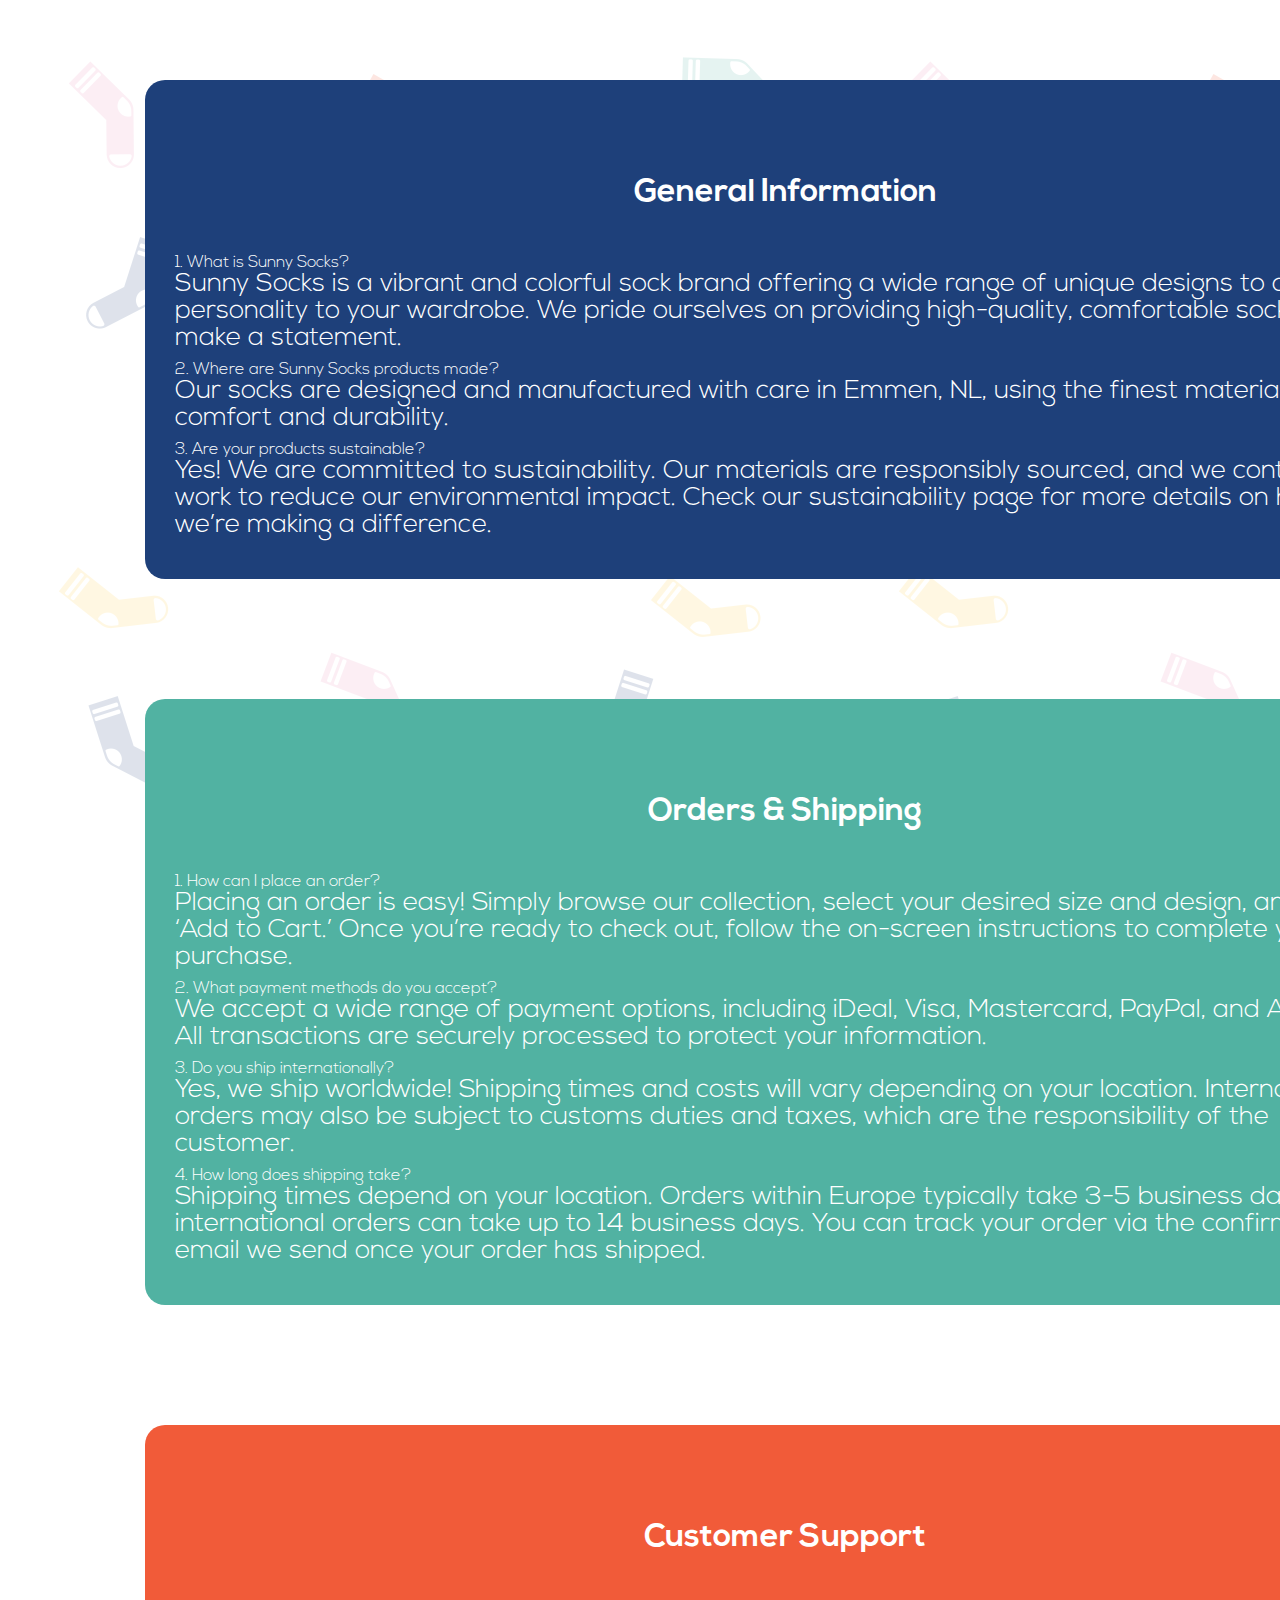
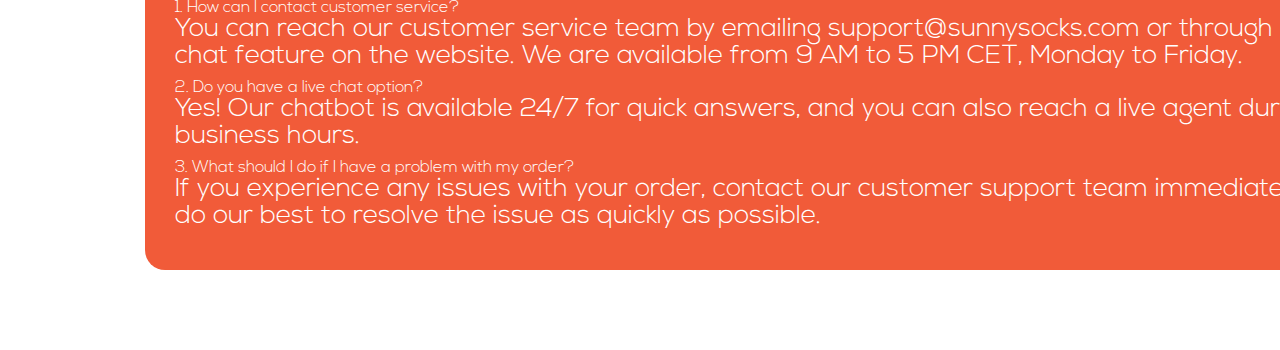
<file: pages/faq.html>
<!DOCTYPE html>
<html lang="en">

<head>
    <meta charset="UTF-8">
    <meta name="viewport" content="width=device-width, initial-scale=1.0">
    <title>Document</title>
    <link rel="stylesheet" href="../styles/styles.css">
</head>

<body id="faq">
    <div class="general-information">
        <div class="text-area"> 
            <h2 class="faq-subtitle"> General Information</h2>
            <div>  
                <div class="question"> 1. What is Sunny Socks? </div>
                <p class="answer">Sunny Socks is a vibrant and colorful sock brand offering a wide range of unique designs to add personality to your wardrobe. We pride ourselves on providing high-quality, comfortable socks that make a statement.</p>
                <div class="question"> 2. Where are Sunny Socks products made? </div>
                <p class="answer">Our socks are designed and manufactured with care in Emmen, NL, using the finest materials for comfort and durability.</p>
                <div class="question"> 3. Are your products sustainable? </div>
                <p class="answer">Yes! We are committed to sustainability. Our materials are responsibly sourced, and we continually work to reduce our environmental impact. Check our sustainability page for more details on how we’re making a difference.</p>
            </div>
        </div>
    </div>
    <div class="orders-shipping">
        <div class="text-area"> 
            <h2 class="faq-subtitle"> Orders & Shipping </h2>
            <div> 
                <div class="question"> 1. How can I place an order? </div>
                <p class="answer">Placing an order is easy! Simply browse our collection, select your desired size and design, and click ‘Add to Cart.’ Once you’re ready to check out, follow the on-screen instructions to complete your purchase.</p>
                <div class="question"> 2. What payment methods do you accept?</div>
                <p class="answer">We accept a wide range of payment options, including iDeal, Visa, Mastercard, PayPal, and Apple Pay. All transactions are securely processed to protect your information.</p>
                <div class="question"> 3. Do you ship internationally?</div>
                <p class="answer">Yes, we ship worldwide! Shipping times and costs will vary depending on your location. International orders may also be subject to customs duties and taxes, which are the responsibility of the customer.</p>
                <div class="question"> 4. How long does shipping take?</div>
                <p class="answer">Shipping times depend on your location. Orders within Europe typically take 3-5 business days, while international orders can take up to 14 business days. You can track your order via the confirmation email we send once your order has shipped.</p>
            </div>
        </div>
    </div>
    <div class="customer-support">
        <div class="text-area"> 
            <h2 class="faq-subtitle"> Customer Support </h2>
            <div> 	
                <div class="question">1. How can I contact customer service?</div>
                <p class="answer">You can reach our customer service team by emailing support@sunnysocks.com or through our live chat feature on the website. We are available from 9 AM to 5 PM CET, Monday to Friday.</p>
                <div class="question"> 2. Do you have a live chat option? </div>
                <p class="answer">Yes! Our chatbot is available 24/7 for quick answers, and you can also reach a live agent during business hours.</p>
                <div class="question">3. What should I do if I have a problem with my order?</div>
                <p class="answer">If you experience any issues with your order, contact our customer support team immediately. We’ll do our best to resolve the issue as quickly as possible.</p>
            </div>
        </div>
    </div>
</body>
</html>
</file>
<file: styles/styles.css>
:root {
  --color-blue: #1e407a;
  --color-green: #51b2a2;
  --color-green-transparent: rgba(81, 178, 162, 0.75);
  --color-pink: #e990b9;
  --color-orange: #f15b39;
  --color-yellow: #fecd3e;
  --color-white: #ffffff;
  --color-black: #000000;
  --color-light-grey: #b9b8b8;
  --color-purple: #6c249d;
  --text-color: #333;
  --border-color: #dcdcdc;
}

@font-face {
  font-family: "Nexa";
  src: url("../assets/fonts/Nexa_Light.otf") format("opentype");
  font-weight: 300;
  font-style: normal;
}

@font-face {
  font-family: "Nexa";
  src: url("../assets/fonts/Nexa_Bold.otf") format("opentype");
  font-weight: 700;
  font-style: normal;
}

/* Body background only works on chrome */
body {
  font-family: "Nexa", sans-serif;
  background-color: rgba(255, 255, 255, 0.85);
  background-image: url(../assets/images/sunny_illustrations/png/background-socks.png);
  background-blend-mode: overlay;
  background-attachment: fixed;
  background-repeat: repeat;
  background-size: auto;
  margin: 0;
  padding: 0;
  width: 100vw;
  max-width: 100%;
  min-height: 100vh;
}

/* Product Page */
#productPage {
  margin: 0 auto;
  max-width: 1800px;
  width: 100%;
  height: 100%;
}

#mainProductView {
  margin: 50px 100px;
  display: flex;
  flex-direction: row;
  justify-content: center;
}

.productPageBreak {
  width: 100%;
  border: 1px solid rgba(155, 155, 155, 0.33);
  border-radius: 20px;
}

.productPreviewImages {
  display: flex;
  flex-direction: column-reverse;
  align-items: center;
}

.productPreviewImages > img {
  background-color: #ffffff;
  width: 80px;
  height: 100px;
  object-fit: contain;
  padding: 0 5px;
  margin: 5px 5px 0 0;
  border: 2px solid gray;
  border-radius: 20px;
  cursor: pointer;
}

.productPreviewImages > img.selected {
  border-color: var(--color-green);
}

.mainProductImage {
  margin-left: 10px;
  width: 100%;
  max-width: 500px;
  aspect-ratio: 4 / 5;
  border: 2px solid gray;
  border-radius: 20px;
  padding: 10px;
  box-sizing: border-box;
  display: flex;
  justify-content: center;
  align-items: center;
  background-color: #ffffff;
}

.mainProductImage > img {
  width: 100%;
  height: 100%;
  object-fit: contain;
  display: block;
}

.productInfo {
  display: flex;
  flex-direction: column;
  margin: auto 0 auto 25px;
  max-width: 400px;
}

.productInfo > h2 {
  font-weight: 700;
  font-size: 40px;
}

.productInfo * {
  margin: 10px 0 0;
}

.mainProductPrices {
  display: flex;
  flex-direction: row;
  font-weight: 700;
  font-size: 28px;
}

.mainProductPrices .originalPrice {
  margin-left: 5px;
  color: gray;
  text-decoration: line-through;
}

.discount-bubble {
  margin-left: 10px;
  background-color: #7ad4a5;
  color: white;
  border-radius: 20px;
  padding: 5px 10px;
  font-size: 16px;
  font-weight: bold;
}

.mainProductDescription {
  font-size: 16px;
  font-weight: 600;
}

.productColors > p {
  font-weight: 700;
  color: gray;
}

.selectColors {
  display: flex;
  align-items: center;
  margin: 0 0 10px;
}

.colorOption {
  width: 50px;
  height: 50px;
  display: flex;
  justify-content: center;
  align-items: center;
  cursor: pointer;
  position: relative;
}

.colorOption .checkmark {
  width: 14px;
  height: 14px;
  position: absolute;
  top: 50%;
  left: 50%;
  transform: translate(-50%, -50%);
  display: none;
}

.colorOption.selected .checkmark {
  display: block;
  stroke: white;
  stroke-width: 2;
  margin: 5px auto;
}

.productSizing {
  margin: 0 0 10px;
}

.productSizing p {
  font-weight: 700;
  color: gray;
}

.productSizes {
  display: flex;
  gap: 10px;
}

.sizeOption {
  border: 1px solid #ccc;
  font-weight: 700;
  padding: 10px 20px;
  border-radius: 20px;
  cursor: pointer;
  text-align: center;
  transition: border-color 0.3s ease, color 0.3s ease;
}

.sizeOption.selected {
  border-color: green;
  color: green;
}

.sizeOption:hover {
  border-color: #aaa;
}

.productAddToCart {
  display: flex;
  flex-direction: row;
  justify-content: space-between;
}

.quantitySelector {
  display: flex;
  justify-content: center;
  align-items: center;
  margin-bottom: 20px;
  background-color: #f0f0f0;
  border: 1px solid #ccc;
  border-radius: 20px;
  height: 40px;
  width: 150px;
}

.quantitySelector > * {
  margin: auto;
}

.quantityBtn {
  border: none;
  border-radius: 50%;
  width: 30px;
  height: 30px;
  display: flex;
  align-items: center;
  justify-content: center;
  font-size: 18px;
  cursor: pointer;
}

.quantityBtn:hover {
  background-color: #ddd;
}

#quantityDisplay {
  font-size: 18px;
  font-weight: bold;
}

.addToCartBtn {
  background-color: #00a86b;
  color: white;
  border: none;
  font-weight: 700;
  border-radius: 25px;
  cursor: pointer;
  transition: background-color 0.3s ease;
  display: flex;
  align-items: center;
  justify-content: center;
  height: 42px;
  width: 225px;
}

.addToCartBtn:disabled {
  background-color: #ccc;
  cursor: not-allowed;
}

.addToCartBtn:hover:not(:disabled) {
  background-color: #008b55;
}

.productPageRecommended {
  display: flex;
  flex-direction: column;
  justify-content: center;
  align-items: center;
  background-color: var(--color-green-transparent);
  margin: 200px 300px;
  border: 1px solid none;
  border-radius: 20px;
  padding: 25px 0;
}

.productPageRecommended h3 {
  font-size: 24px;
}

.productPageRecommended a {
  text-decoration: none;
  color: #333;
}

.ppCarousel {
  width: 100%;
  display: flex;
  flex-direction: row;
  justify-content: space-evenly;
}

.ppCarouselItem img {
  height: 250px;
  padding: 0 40px;
  background-color: white;
  border: 1px solid none;
  border-radius: 20px;
}

.ppCarouselItem h4 {
  margin: 15px 0 5px;
}

.ppCarouselItemPricing {
  display: flex;
  gap: 10px;
}

.ppCarouselItemPricing > p {
  margin: 0 0 20px;
  font-weight: 700;
}

.ppCarouselItemPricing .originalPrice {
  text-decoration: line-through;
}

.ppReviewSection {
  display: flex;
  flex-direction: column;
  justify-content: center;
  align-items: center;
  margin: 200px 300px;
  border: 1px solid none;
  border-radius: 20px;
  padding: 25px 0;
}

.ppReviewTopInfo {
  width: 100%;
  display: flex;
  justify-content: space-between;
}

.ppReviewButtons {
  display: flex;
  gap: 25px;
}

.ppSortReviews {
  height: 45px;
  display: flex;
  justify-content: space-between;
  align-items: center;
  background-color: #f5f5f5;
  padding: 0 10px;
  border: 1px solid none;
  border-radius: 20px;
  gap: 5px;
}

.ppSortReviews img {
  height: 16px;
}

.ppSortReviews:hover {
  cursor: pointer;
}

.ppReviewTopInfo {
  font-weight: 700;
}

.ppWriteReview {
  height: 45px;
  display: flex;
  justify-content: center;
  align-items: center;
  background-color: var(--color-green);
  color: white;
  padding: 0 10px;
  border: 1px solid none;
  border-radius: 20px;
}

.ppWriteReview:hover {
  cursor: pointer;
}

.ppReviews {
  width: 100%;
  display: grid;
  grid-template-columns: 1fr 1fr;
  grid-template-rows: 1fr 1fr;
}

.ppReviewItem {
  display: flex;
  flex-direction: column;
  padding: 25px;
  background-color: var(--color-green);
  border: 1px solid none;
  border-radius: 20px;
}

.ppReviewItem h3 {
  margin: 10px 0 0;
}

.ppReviewDesc {
  margin: 10px 0;
  height: 75px;
  font-weight: 700;
  color: #444;
}

.ppReviewLeft {
  margin: 25px 50px 25px 0;
}

.ppReviewRight {
  margin: 25px 0 25px 50px;
}

.ppVerifiedReview {
  color: #2a695e;
  font-weight: 700;
}

/* FAQ and About Us Styling */

#faq,
#aboutus {
  display: flex;
  flex-direction: column;
  justify-content: center;
  gap: 120px;
  color: white;
}

#faq {
  padding: 80px 145px;
}

#aboutus {
  padding: 80px 225px;
}

#aboutus > div,
#faq > div {
  margin: 0 auto;
}

#faq h2 {
  text-align: center;
  padding: 20px;
  font-size: 32px;
  font-weight: bold;
}

#faq h4 {
  font-size: 28px;
  margin: 0;
}

#faq p {
  font-size: 26px;
  margin: 0 0 10px 0;
}

#aboutus h2 {
  font-size: 44px;
}

#aboutus p {
  font-size: 29px;
}

#aboutus img {
  width: 40%;
  border-radius: 40px;
}

.general-information,
.orders-shipping,
.customer-support {
  border-radius: 20px;
  padding: 50px 30px 30px 30px;
}

.general-information {
  background-color: var(--color-blue);
}

.orders-shipping {
  background-color: var(--color-green);
}

.customer-support {
  background-color: var(--color-orange);
}

.about-us,
.our-socks,
.meet-the-team,
.our-philosophy {
  display: flex;
  flex-direction: row;
  gap: 80px;
  padding: 20px 60px;
  border-radius: 20px;
}

.about-us {
  background-color: var(--color-orange);
}

.our-socks {
  background-color: var(--color-green);
}

.meet-the-team {
  background-color: var(--color-pink);
}

.our-philosophy {
  background-color: var(--color-blue);
}

/* Store Styling */

.sock-store__layout {
  display: grid;
  grid-template-columns: 250px 1fr;
  max-width: 1200px;
  margin: 100px auto;
  gap: 20px;
}

.sock-store__filter-panel {
  font-weight: 700;
  overflow-y: auto;
  height: 97%;

}

.sock-store__filter-panel-background {
  background-color: var(--color-blue);
  color: var(--color-white);
  padding: 20px;
  border-radius: 20px;
  min-height: min(70vh, 600px);
  max-height: min(70vh, 800px);
  font-family: "Nexa", sans-serif;
  position: sticky;
  top: 20px;
}

.filter-panel__main-title {
  font-size: 24px;
  margin-bottom: 20px;
}

.filter-panel__subtitle {
  font-size: 18px;
  margin-bottom: 10px;
}

.filter-panel__group {
  margin-bottom: 20px;
}

.filter-panel__divider {
  border-top: 1px solid var(--color-light-grey);
  margin: 20px 0;
}

.filter-panel__category-btn {
  width: 100%;
  text-align: left;
  background: none;
  border: none;
  color: var(--color-white);
  font-size: 16px;
  padding: 10px 0;
  cursor: pointer;
}

.filter-panel__category-btn::after {
  content: ">";
  float: right;
}

.filter-panel__category-btn.selected {
  text-decoration: underline;
  font-weight: bold;
}

.filter-panel__price-slider {
  width: 100%;
  margin-bottom: 10px;
}

.filter-panel__price-range {
  display: flex;
  justify-content: space-between;
  font-size: 14px;
}

.filter-panel__color-grid {
  display: grid;
  grid-template-columns: repeat(5, 1fr);
  gap: 5px;
}

.filter-panel__color-btn {
  width: 25px;
  height: 25px;
  border-radius: 50%;
  border: none;
  cursor: pointer;
}

.filter-panel__color-btn.selected {
  border: 2px solid white;
}

.filter-panel__color-btn--green {
  background-color: green;
}
.filter-panel__color-btn--yellow {
  background-color: yellow;
}
.filter-panel__color-btn--red {
  background-color: red;
}
.filter-panel__color-btn--blue {
  background-color: blue;
}
.filter-panel__color-btn--pink {
  background-color: pink;
}

.filter-panel__size-container {
  display: flex;
  gap: 10px;
}

.filter-panel__size-btn,
.filter-panel__apply-btn {
  background-color: var(--color-green);
  color: var(--color-white);
  border: none;
  border-radius: 10px;
  cursor: pointer;
}

.filter-panel__size-btn {
  padding: 5px 10px;
  border-radius: 20px;
}

.filter-panel__apply-btn {
  font-family: "Nexa", sans-serif;
  font-weight: 700;
  font-size: 16px;
  margin-top: 20px;
  padding: 10px;
  width: 100%;
}

.sock-store__product-section {
  display: flex;
  flex-direction: column;
}

.product-section__title {
  color: var(--color-blue);
  font-weight: 700;
  margin-bottom: 20px;
  font-size: 28px;
  text-align: center;
}

.product-section__grid {
  --grid-padding: 20px;
  display: grid;
  grid-template-columns: repeat(3, 1fr);
  gap: var(--grid-padding);
  overflow-y: auto;
  max-height: 90%;
  width: 95%;
}

.product-section__grid-background {
  background-color: var(--color-orange);
  border: 1px solid var(--color-black);
  border-radius: 20px;
  padding: var(--grid-padding) 0;
  max-height: 80vh;
  overflow: hidden;
  display: flex;
  justify-content: center;
  align-items: center;
}

.product-card {
  display: flex;
  flex-direction: column;
}

.product-card__image-wrapper {
  --card-size: min(15vw, 250px);
  width: var(--card-size);
  height: var(--card-size);
  background-color: var(--color-white);
  border-radius: 20px;
  padding: 10px;
  margin-bottom: 10px;
  display: flex;
  justify-content: center;
  align-items: center;
}

.product-card__image {
  max-height: var(--card-size);
  max-width: 100%;
  object-fit: contain;
}

.product-grid__title {
  font-weight: 700;
  color: var(--color-white);
  font-size: 24px;
  margin: 10px 0;
}

.product-grid__price {
  color: var(--color-white);
}

.product-grid__price--discounted {
  font-size: 18px;
  font-family: "Nexa", sans-serif;
  font-weight: 700;
}

.product-grid__price--original {
  font-size: 18px;
  text-decoration: line-through;
  margin-left: 5px;
  opacity: 0.7;
}

/* Main Page Styling */

#main-page {
  display: block;
}

#main-page * {
  margin: 0;
  font-family: "Nexa", sans-serif;
  font-weight: 700;
  color: #fff;
}

#main-page h1 {
  font-size: 10rem;
  margin: 0;
}

#main-page .heading {
  font-size: 3rem;
  color: var(--color-blue);
  margin-bottom: 10vh;
  text-align: center;
}

#main-page #name,
#main-page #email,
#main-page #message {
  width: 100%;
  padding: 1rem;
  margin-bottom: 2rem;
  background-color: var(--color-blue);
  border: 1px solid #ccc;
  border-radius: 0.5rem;
  box-sizing: border-box;
}

#main-page #message {
  resize: vertical;
}

#main-page .newsbutton,
#main-page button[type="submit"] {
  background-color: var(--color-orange);
  color: white;
  font-family: "Nexa", sans-serif;
}

#main-page .newsbutton {
  font-size: 16px;
  border: 2px solid white;
  border-radius: 50%;
  width: 25px;
  height: 25px;
}

#main-page button[type="submit"] {
  border: none;
  padding: 2vh 2vw;
  text-align: center;
  text-decoration: none;
  display: inline-block;
  border-radius: 2rem;
  cursor: pointer;
  margin: auto;
}

#main-page section {
  margin-bottom: 14vh;
}

#main-page #hero-section {
  display: flex;
  height: 90vh;
  margin-bottom: 0;
}

#main-page .hero-background {
  background-color: var(--color-blue);
  width: 50vw;
  display: flex;
  justify-content: center;
  align-items: center;
}

#main-page .hero-container {
  display: flex;
  flex-direction: column;
  align-items: center;
  justify-content: space-evenly;
  height: 70%;
  width: 70%;
}

#main-page .hero-image {
  width: 50vw;
}

#main-page .description {
  font-size: 2rem;
  text-align: center;
  margin: 0 0 4vh 0;
}

#main-page .hero-button {
  padding: 1.5vh 2vw;
  font-size: 2rem;
  border: 1.5px solid #fff;
  border-radius: 1rem;
  cursor: pointer;
  text-decoration: none;
}

#main-page #features {
  background-color: var(--color-green);
  height: 20vh;
  display: flex;
  align-items: center;
}

#main-page #features ul {
  width: 100%;
  list-style: none;
  display: flex;
  justify-content: space-around;
}

#main-page .feature-item {
  display: flex;
  flex-direction: column;
  align-items: center;
  text-align: center;
  padding: 10px;
}

#main-page .feature-item img {
  width: 50px;
  margin-bottom: 10px;
  border-radius: 0.5rem;
}

#main-page .feature-item p {
  font-size: 1.2rem;
}

#main-page #best-sellers {
  display: flex;
  flex-direction: column;
  align-items: center;
}

#main-page .carousel-wrapper {
  display: flex;
  justify-content: center;
  align-items: center;
  gap: 3rem;
}

#main-page .carousel-background {
  background-color: var(--color-blue);
  width: 80vw;
  padding-top: 8vh;
  border-radius: 4rem;
  display: flex;
  justify-content: center;
}

#main-page .carousel {
  overflow-x: auto;
  overflow-y: hidden;
  display: flex;
  gap: 3.5vw;
  width: 90%;
  height: 50vh;
  scroll-behavior: smooth;
}

.product-section__grid::-webkit-scrollbar,
.sock-store__filter-panel::-webkit-scrollbar {
  width: 7px;
}

.carousel::-webkit-scrollbar {
  height: 7px;
}

.product-section__grid::-webkit-scrollbar-thumb,
.sock-store__filter-panel::-webkit-scrollbar-thumb,
.carousel::-webkit-scrollbar-thumb {
  background-color: rgba(0, 0, 0, 0.5);
  border-radius: 1rem;
}

.product-section__grid::-webkit-scrollbar-track,
.sock-store__filter-panel::-webkit-scrollbar-track
.carousel::-webkit-scrollbar-track {
  background-color: rgba(255, 255, 255, 0.2);
  border-radius: 1rem;
}

#main-page .carousel-item {
  text-decoration: none;
}

#main-page .carousel-item img {
  width: 10vw;
  height: 37vh;
  background-color: #fff;
  padding-inline: 5vh;
  border-radius: 1rem;
}

#main-page .btns {
  background-color: var(--color-blue);
  border: none;
  padding: 1rem;
  border-radius: 2rem;
  cursor: pointer;
  font-size: 1.5rem;
  height: 14vh;
}

#main-page .btns i {
  color: var(--color-pink);
  font-family: "Font Awesome 5 Free";
}

#main-page .btns:focus {
  border-radius: 2rem;
}

#main-page .product-label {
  margin: 2vh 0 0 0;
}

#main-page .product-name {
  font-family: "Nexa", Arial, sans-serif;
}

#main-page .discount {
  text-decoration: line-through;
  margin-left: 8px;
}

#main-page #main-reviews {
  display: flex;
  flex-direction: column;
  align-items: center;
}

#main-page .carousel-review {
  background-color: var(--color-yellow);
  color: #000;
  padding: 3vh 3vw;
  flex-shrink: 0;
  width: 15vw;
  border-radius: 1.5rem;
  display: flex;
  flex-direction: column;
  justify-content: space-between;
  box-shadow: 0 4px 8px rgba(0, 0, 0, 0.2);
  margin-bottom: 5vh;
}

#main-page .user {
  display: flex;
  align-items: center;
  margin-top: 2vh;
}

#main-page .user .profile {
  width: 50px;
  height: 50px;
  border-radius: 2rem;
  background-color: #ddd;
  margin-right: 1vw;
}

#main-page .user .user-name {
  font-size: 1.2rem;
  color: var(--color-blue);
}

#main-page .main-stars {
  display: flex;
  flex-direction: column;
  gap: 5px;
}

#main-page .main-stars i {
  color: var(--color-pink);
  font-family: "Font Awesome 5 Free";
}

#main-page #color-wheel {
  display: flex;
  justify-content: center;
}

#main-page #color-wheel-background {
  background-color: var(--color-blue);
  width: 80vw;
  padding-top: 8vh;
  border-radius: 4rem;
  display: flex;
  justify-content: center;
  flex-direction: column;
}

#main-page .color-choice-title {
  text-align: center;
  position: relative;
  margin-bottom: 4vh;
}

#main-page .color-content {
  margin-bottom: 5vh;
  height: 100%;
  display: flex;
  flex-direction: column;
  justify-content: center;
  align-items: center;
}

#main-page .buy-button {
  position: absolute;
  top: 50%;
  left: 50%;
  transform: translate(-50%, -50%);
  background-color: rgba(255, 255, 255, 0.8);
  padding: 10px 20px;
  border: none;
  font-size: 1.2rem;
  color: #000;
  border-radius: 8px;
  cursor: pointer;
  opacity: 0;
  transition: opacity 0.3s ease-in-out;
  z-index: 2;
  text-decoration: none;
}

#main-page #svg-container {
  position: relative;
}

#main-page .inner-image:hover {
  box-shadow: 0 10px 30px rgba(0, 0, 0, 0.5);
}

#main-page .buy-button:hover,
#main-page .inner-image:hover ~ .buy-button {
  opacity: 1;
}

#main-page .inner-image {
  position: absolute;
  top: 50%;
  left: 50%;
  width: 65%;
  height: 65%;
  transform: translate(-50%, -50%);
  border-radius: 50%;
  object-fit: cover;
  z-index: 1;
  user-select: none;
  -webkit-user-drag: none;
  transition: box-shadow 1s ease-in-out;
}

#main-page .form-wrapper {
  background-color: var(--color-blue);
  max-width: 80vw;
  border-radius: 4rem;
  margin: auto;
  display: flex;
  justify-content: space-around;
  align-items: center;
  padding: 5vh 0;
}

#main-page .form-wrapper img {
  width: 40%;
  border-radius: 1rem;
}

#main-page .form-container {
  display: flex;
  flex-direction: column;
}

#main-page .form-container form {
  display: flex;
  flex-direction: column;
}

#main-page .form-headers {
  margin-bottom: 4vh;
}

#main-page .form-headers h3 {
  font-size: 1.5rem;
  text-align: center;
}

#main-page input:focus,
#main-page textarea:focus,
#main-page button:focus {
  outline: 2px solid var(--color-orange);
  border-radius: 0.5rem;
}

/* Profile Page Styling */

.profile-page {
  display: flex;
  justify-content: center;
  align-items: center;
  margin: 2vh 0;
}

.profile-page .container {
  background: #ffffff;
  padding: 2vh 1vw;
  border-radius: 0.5rem;
  box-shadow: 0 0.3vh 0.5vh rgba(0, 0, 0, 0.15);
  max-width: 60vw;
}

.page-title {
  text-align: center;
  color: #333;
  margin-bottom: 1vh;
  font-size: 1.5rem;
}

.section-title {
  color: var(--color-pink);
  font-size: 1rem;
  margin: 0 0 1vh 0;
}

.profile-header-form {
  display: flex;
  justify-content: center;
  align-items: center;
  position: relative;
}

.profile-header-form .page-title {
  flex-grow: 1;
  text-align: center;
}

.history {
  display: flex;
  gap: 4px;
}

.profile-image-section {
  display: flex;
  justify-content: center;
  align-items: center;
  flex-direction: column;
  margin-bottom: 0.5vh;
}

.profile-image {
  width: 6rem;
  height: 6rem;
  border-radius: 50%;
  object-fit: cover;
  margin-bottom: 0.2vh;
  border: 0.1rem solid var(--color-pink);
  box-shadow: 0 0.2vh 0.5vh rgba(0, 0, 0, 0.1);
  transition: transform 0.5s ease;
}

.profile-image:hover {
  transform: scale(1.1);
}

.profile-section {
  display: flex;
  justify-content: space-between;
  gap: 0.5rem;
}

.user-details,
.shipping-details,
.payment-methods {
  background-color: #fafafa;
  padding: 1.5vh;
  border-radius: 0.4rem;
  box-shadow: 0 0.1vh 0.2vh rgba(0, 0, 0, 0.05);
}

.user-details form {
  display: flex;
  flex-direction: column;
  gap: 0.5vh;
}

.input-group {
  display: flex;
  flex-direction: column;
}

label {
  font-size: 1rem;
  font-weight: 500;
  color: #666;
  margin-bottom: 0.2vh;
}

input[type="text"],
input[type="email"],
input[type="tel"],
select {
  width: 80%;
  padding: 0.5vh 0.5vw;
  border: 0.1rem solid #ddd;
  border-radius: 0.5rem;
  font-size: 1rem;
  background-color: #fafafa;
  transition: border 0.3s ease;
  box-sizing: border-box;
}

input:focus,
select:focus {
  border-color: var(--color-pink);
}

input[type="file"] {
  display: none;
}

.btn {
  background-color: var(--color-yellow);
  color: white;
  padding: 1vh 1vw;
  border: none;
  border-radius: 1rem;
  cursor: pointer;
  font-size: 1rem;
  font-weight: 600;
  transition: background-color 0.3s ease;
  margin-top: 4vh;
}

.btn:hover {
  background-color: var(--color-pink);
}

.upload-btn {
  margin-block: 2vh;
}

.logout-btn {
  background-color: var(--color-orange);
  border: none;
  border-radius: 1rem;
  padding: 1vw;
  font-size: 16px;
  cursor: pointer;
  transition: background-color 0.3s ease;
}

.logout-btn:hover {
  background-color: var(--color-orange);
}

.logout-form {
  position: absolute;
  right: 0;
}

.purchase-history .container {
  max-width: 600px;
  margin: 0 auto;
  padding: 20px;
}

.card {
  padding: 20px;
  border-radius: 8px;
  background-color: #fff;
  box-shadow: 0 4px 8px rgba(0, 0, 0, 0.1);
}

.purchase-list {
  display: flex;
  flex-direction: column;
  gap: 10px;
}

.purchase-item {
  display: flex;
  justify-content: space-between;
  align-items: center;
}

.order {
  padding: 15px;
  border: 1px solid #ddd;
  border-radius: 5px;
  background-color: #f9f9f9;
}

.order-item {
  display: flex;
  align-items: center;
  justify-content: space-between;
  padding: 10px 0;
  font-size: 0.9em;
  color: #555;
  gap: 15px;
}

.product-image {
  width: 50px;
  height: 50px;
  object-fit: cover;
  border-radius: 5px;
}

.order-left {
  display: flex;
  align-items: center;
  gap: 10px;
}

.total-price {
  display: flex;
  justify-content: flex-end;
}

#login-page {
  display: flex;
  flex-direction: column;
  min-height: 100vh;
}

#login-page main#login-elements {
  display: flex;
  justify-content: center;
  align-items: center;
  flex-grow: 1;
}

#login-page .container {
  display: flex;
  justify-content: center;
  padding: 20px;
  max-width: 700px;
  width: 100%;
}

#login-page .login-form,
#login-page .social-login {
  display: flex;
  flex-direction: column;
  justify-content: center;
  margin: 2vw;
  width: 25vw;
}

#login-page .or {
  display: flex;
  flex-direction: column;
  justify-content: center;
}

#login-page .separator {
  width: 2px;
  background-color: #ddd;
  margin: 0 10px;
  height: 25vh;
}

#login-page .login {
  font-size: 24px;
  margin-bottom: 20px;
  text-align: center;
  color: var(--color-green);
}

#login-page label {
  font-size: 14px;
  display: block;
  margin-top: 10px;
}

#login-page .email {
  margin-top: 2vh;
}

#login-page .email {
  margin-bottom: 3vh;
}

#login-page #email,
#login-page #password {
  width: 100%;
  height: 6vh;
  padding: 10px;
  margin-top: 5px;
  border: 1px solid #bababa;
  border-radius: 0.5rem;
  box-sizing: border-box;
  background-color: transparent;
}

#login-page .password-container {
  position: relative;
}

#login-page .toggle-password {
  position: absolute;
  right: 10px;
  top: 50%;
  transform: translateY(-50%);
  font-size: 12px;
  color: #666;
  cursor: pointer;
}

#login-page .login-button {
  background-color: #8bd4be;
  color: #fff;
  padding: 10px;
  border: none;
  margin-top: 20px;
  width: 100%;
  cursor: pointer;
  box-sizing: border-box;
  margin-top: 4vh;
}

#login-page .forgot-password {
  display: block;
  text-align: center;
  margin-top: 10px;
  font-size: 12px;
  color: #8bd4be;
}

#login-page .social-button {
  display: flex;
  align-items: center;
  justify-content: center;
  padding: 1.5vh;
  margin-top: 2vh;
  border: 1px solid #bababa;
  cursor: pointer;
  width: 100%;
  border-radius: 10rem;
}

#login-page .social-button p {
  margin: 0;
}

#login-page .social-icon {
  width: 1.5vw;
  margin-right: 0.5vw;
}

#login-page button {
  border-radius: 10rem;
}

#login-page .privacy {
  color: var(--color-green);
  display: flex;
  justify-content: center;
}

#login-page .privacy p {
  width: 40%;
  text-align: center;
}

#login-page .privacy a {
  color: var(--color-green);
}

#login-page .error {
  color: var(--color-orange);
  margin-top: 1vh;
  margin-bottom: 0;
}

/* Cart Styling */

/* Layout */
#cart-main-container {
  display: flex;
  justify-content: center;
  column-gap: 100px;
  max-width: 100%;
  margin: 100px 0;
}

/* Cart Container */
.cart-container {
  display: flex;
  flex-direction: column;
  width: 700px;
  gap: 20px;
  background-color: #f9f9f9;
  border: 2px solid #51b2a2;
  border-radius: 30px;
  box-shadow: 0 2px 5px #555;
}

.cart-container h2 {
  padding: 0 40px;
}

.cart-container img {
  width: 20%;
}

/* Product Grid Layout */
.cart-product-item {
  display: grid;
  grid-template-columns: 80px 1fr auto auto;
  align-items: end;
  padding: 20px;
}

/* Product Images */
.uni-green-img,
.uni-yellow-img,
.uni-pink-img {
  width: 80px;
  height: fit-content;
  background-color: #ebe7e7;
  border-radius: 5px;
}

/* Product Details */
.cart-product-details {
  flex-grow: 1;
  margin-left: 20px;
  padding-bottom: 20px;
}

.cart-product-details h4,
.cart-product-details h3 {
  font-family: "Nexa";
  font-weight: 700;
}

.cart-product-details h4 {
  margin: 5px 0;
  font-size: 18px;
}

.cart-product-details h3 {
  margin: 0;
  padding-top: 45px;
}

.cart-product-details p {
  margin: 5px 0;
  color: #777;
  font-size: small;
  font-weight: bolder;
}

.cart-product-details p b {
  color: black;
  font-family: "Nexa";
  font-weight: 700;
}

/* Quantity Controls */
.up-num-input {
  display: flex;
  align-items: end;
  padding: 5px;
  background-color: #f3f3f3;
  border: 1px solid #ddd;
  border-radius: 20px;
  box-shadow: 0 5px 30px rgba(0, 0, 0, 0.2);
}

.up-num-input button {
  width: 40px;
  padding: 0 5px;
  border: none;
  background: none;
  color: #555;
  font-size: 20px;
  cursor: pointer;
}

.up-num-input button:hover {
  color: #f15b39;
}

.up-num-input input {
  width: 30px;
  border: none;
  background: none;
  font-size: 20px;
  text-align: right;
}

.up-num-input .minus,
.up-num-input .plus {
  font-size: 25px;
}

.up-num-input .minus {
  color: #999;
}

.up-num-input .plus {
  color: #007bff;
}

/* Delete Button */
.cart-product-action {
  margin-bottom: 110px;
}

.cart-delete-button {
  margin-bottom: 10px;
  border: none;
  background: none;
  color: #f15b39;
  font-size: 20px;
  cursor: pointer;
  transition: color 0.3s ease;
}

.cart-delete-button:hover {
  background-color: #d9534f;
}

/* Order Summary */
.right-cart {
  display: flex;
  flex-direction: column;
  height: min-content;
  row-gap: 100px;
}

.cart-order-summary {
  width: 400px;
  margin: 100px 40px auto;
  padding: 20px;
  background-color: #f9f9f9;
  border: 2px solid #51b2a2;
  border-radius: 25px;
  box-shadow: 0 2px 5px #555;
}

.cart-order-summary h2 {
  margin-bottom: 20px;
  font-size: 20px;
  font-family: "Nexa";
  font-weight: 700;
}

/* Summary Details */
.cart-sum-details {
  display: flex;
  flex-direction: column;
  justify-content: space-between;
  font-size: 16px;
}

.cart-sum-details p {
  display: flex;
  justify-content: space-between;
}

.cart-sum-details p span {
  text-align: right;
}

.cart-sum-details hr {
  width: 100%;
  color: lightgray;
}

.cart-sum-details .cart-total {
  font-family: "Nexa";
  font-weight: 700;
}

/* Checkout Button */
.cart-checkout button {
  width: 100%;
  padding: 15px;
  background-color: #51b2a2;
  color: white;
  border: none;
  border-radius: 20px;
  font-size: 15px;
  font-weight: 700;
  cursor: pointer;
  box-shadow: inset 0 0 3px 0.2px #555;
}

.cart-checkout button:hover {
  background-color: #337066;
}

/* Payment Options */
.payment-options {
  margin-top: 20px;
  text-align: center;
}

.payment-options > p {
  margin: 0;
  font-size: 14px;
}

.payment-options > img {
  width: 100%;
  max-width: 45px;
  margin: auto;
  border-radius: 5px;
}

/* Powered By Section */
.powered-by {
  display: flex;
  flex-direction: row;
  justify-content: center;
  margin: 5px 120px 2px;
  padding: 0 2em;
  background-color: #fece3e96;
  border-radius: 25px;
  grid-column: 2/2;
  text-align: center;
}

.powered-by p {
  margin: 47px 10px auto;
  font-size: 17px;
  font-family: "Nexa";
  font-weight: 700;
}

.powered-by img {
  width: 100px;
  margin-top: 5px;
}

/* Checkout Page */

/* Layout */
.checkout-container {
  display: grid;
  width: 100%;
  margin: 40px auto;
  justify-content: center;
}

/* Form Styles */
.checkout-form {
  background-color: #ffffff;
  margin: 100px 40px auto;
  padding: 30px;
  border: 2px solid #51b2a2;
  border-radius: 30px;
  box-shadow: 0 2px 5px #555;
}

.checkout-form h2 {
  color: #333;
  font-size: 24px;
  margin-bottom: 20px;
}

/* Form Layout */
.form-row {
  display: flex;
  justify-content: space-between;
  margin-bottom: 15px;
}

.form-group {
  display: flex;
  flex-direction: column;
}

.full-width {
  width: 100%;
}
.half-width {
  width: 48%;
}

/* Form Elements */
.form-group label {
  color: #555;
  font-size: 14px;
  font-weight: bold;
  margin-bottom: 5px;
}

.form-group input {
  border: 1px solid #ddd;
  border-radius: 5px;
  font-size: 16px;
  padding: 10px;
  transition: border-color 0.2s ease-in-out;
}

.form-group input:focus {
  border-color: #007bff;
  outline: none;
}

/* Payment Options */
.CO-payment-options {
  display: flex;
  justify-content: space-between;
  margin-top: 20px;
}

.CO-payment-options input[type="radio"] {
  display: none;
}

.CO-payment-options img {
  border-radius: 5px;
  cursor: pointer;
  height: 75px;
}

.CO-payment-options img:hover {
  background-color: #33706681;
  border-radius: 10px;
}

.CO-payment-options input[type="radio"]:checked + img {
  border: 1px solid #51b2a2;
  border-radius: 10px;
  box-shadow: 0 5px 5px #51b2a2;
}

.CO-img-pay {
  color: #555;
  font-family: "Nexa";
  margin-bottom: inherit;
}

/* Buttons */
.checkout-btn {
  background-color: #51b2a2;
  border: none;
  border-radius: 20px;
  box-shadow: inset 0 0 3px 0.2px #555;
  color: white;
  cursor: pointer;
  font-size: 20px;
  font-weight: 700;
  padding: 15px;
  width: 100%;
}

/* Order Summary */
.CO-order-summary {
  display: flex;
  flex-direction: column;
  align-items: center;
  grid-column: 2/2;
  margin: 100px 40px;
  row-gap: 100px;
  width: 100%;
}

.CO-summary {
  background-color: #ffffff;
  border: 2px solid #51b2a2;
  border-radius: 30px;
  box-shadow: 0 2px 5px #555;
  box-sizing: border-box;
  padding: 10px 40px;
  width: 700px;
}

.CO-summary h2 {
  font-family: "Nexa";
  font-weight: 700;
  margin-bottom: 20px;
}

.CO-summary p b {
  font-family: "Nexa";
  font-weight: 700;
}

.CO-summary p span {
  display: flex;
  flex-direction: row-reverse;
}

.CO-total {
  font-family: "Nexa";
  font-size: 20px;
  font-weight: 700;
}

/* Cart Items */
#checkout-items {
  padding: 0 40px;
}

.checkout-item {
  list-style-type: none;
}

.checkout-item-container {
  display: flex;
  justify-content: space-between;
}

.checkout-item-actions {
  display: flex;
  flex-direction: column;
  align-items: flex-end;
}

/* Promo Code */
.promo-code {
  display: flex;
  margin: 20px 0;
}

.promo-code input {
  border: 1px solid #ddd;
  border-radius: 20px;
  box-shadow: 0 2px 10px rgba(0, 0, 0, 0.1);
  flex-grow: 1;
  margin-right: 10px;
  padding: 10px;
  width: 100%;
}

.promo-code button {
  background-color: #51b2a2;
  border: none;
  border-radius: 20px;
  box-shadow: inset 0 0 3px 0.2px #555;
  color: white;
  cursor: pointer;
  padding: 10px 20px;
}

.promo-code button:hover {
  background-color: #337066;
}

/* Process Order */
.PO-align {
  align-items: center;
  background-color: #f15b3965;
  border-radius: 20px;
  display: flex;
  flex-direction: column;
  margin: 300px;
}
</file>
